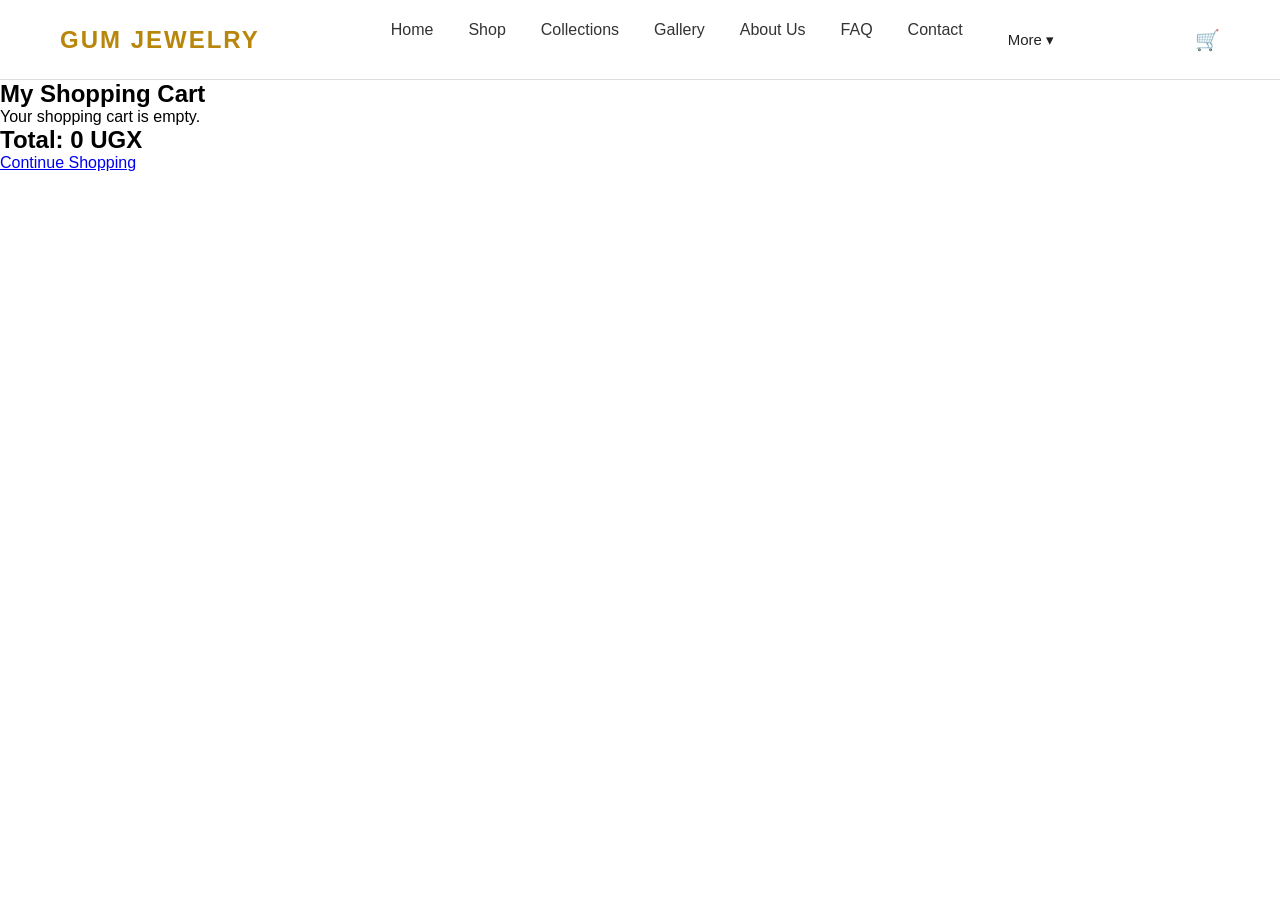
<file: GUM-JEWERLY/cart.html>
<!DOCTYPE html>
<html lang="en">
<head>
    <meta charset="UTF-8">
    <meta name="viewport" content="width=device-width, initial-scale=1.0">
    <title>Shopping Cart | GUM Jewelry</title>
    <link rel="stylesheet" href="style.css">
</head>
<body>

    <nav class="navbar">
    <div class="logo">GUM JEWELRY</div>
    <button class="menu-toggle" id="menuToggle" aria-label="Open menu">☰</button>
    <ul class="nav-links" id="navLinks"><li><a href="index.html">Home</a></li><li><a href="shop.html">Shop</a></li><li><a href="index.html#categories">Collections</a></li><li><a href="gallery.html">Gallery</a></li><li><a href="about.html">About Us</a></li><li><a href="faq.html">FAQ</a></li><li><a href="contact.html">Contact</a></li><li class="dropdown"><button class="dropdown-toggle" type="button">More ▾</button><ul class="dropdown-menu"><li><a href="cart.html">Shopping Cart</a></li><li><a href="wishlist.html">Wishlist</a></li><li><a href="privacy.html">Privacy Policy</a></li><li><a href="terms.html">Terms and Conditions</a></li></ul></li></ul>
    <div class="nav-icons"><a href="cart.html" title="Shopping Cart">🛒</a></div>
</nav>

    <section class="cart-section">
        <h1>My Shopping Cart</h1>

        <div id="cartItems"></div>

        <h2>Total: <span id="cartTotal">0 UGX</span></h2>

        <a href="shop.html" class="continue-shopping">
            Continue Shopping
        </a>
    </section>

    <script src="script.js"></script>
</body>
</html>
</file>
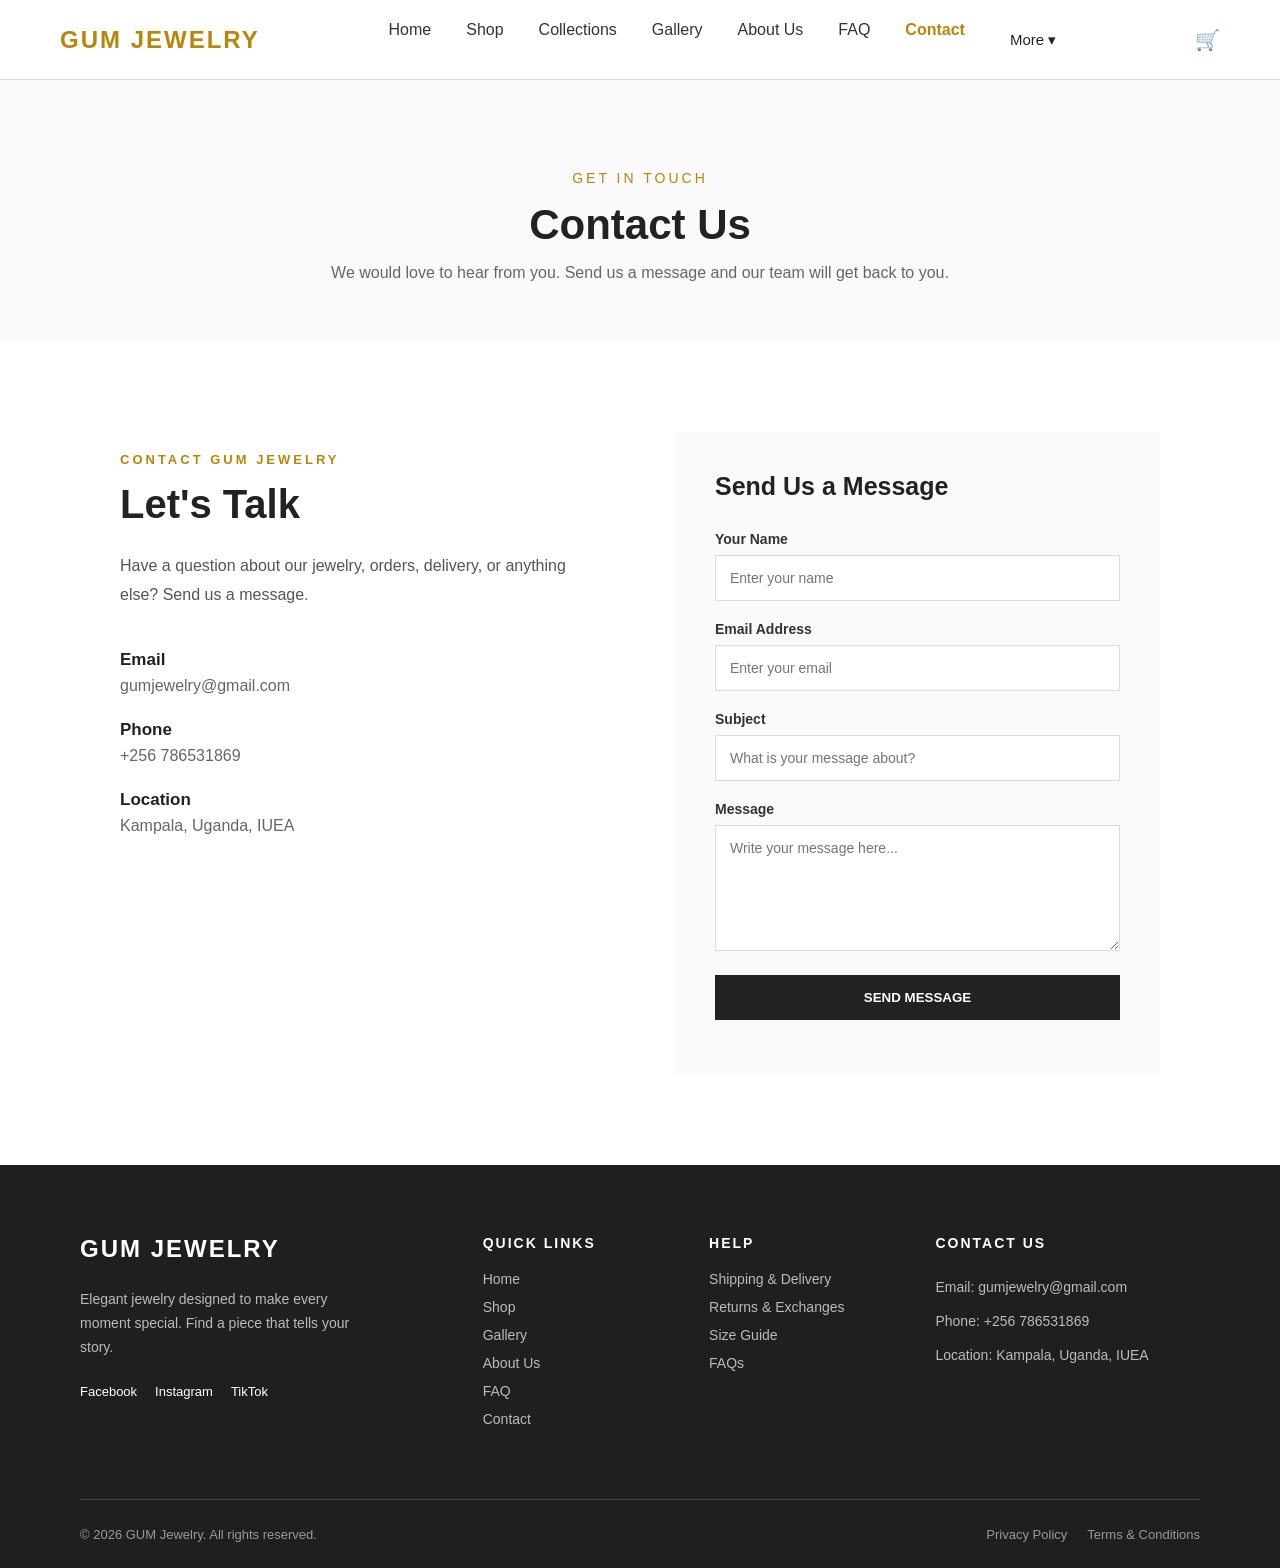
<file: GUM-JEWERLY/contact.html>
<!DOCTYPE html>
<html lang="en">

<head>
    <meta charset="UTF-8">
    <meta name="viewport" content="width=device-width, initial-scale=1.0">

    <title>Contact Us | GUM Jewelry</title>

    <link rel="stylesheet" href="style.css">
</head>

<body>

    <!-- Navigation -->
   <nav class="navbar">
    <div class="logo">GUM JEWELRY</div>
    <button class="menu-toggle" id="menuToggle" aria-label="Open menu">☰</button>
    <ul class="nav-links" id="navLinks"><li><a href="index.html">Home</a></li><li><a href="shop.html">Shop</a></li><li><a href="index.html#categories">Collections</a></li><li><a href="gallery.html">Gallery</a></li><li><a href="about.html">About Us</a></li><li><a href="faq.html">FAQ</a></li><li><a href="contact.html" class="current">Contact</a></li><li class="dropdown"><button class="dropdown-toggle" type="button">More ▾</button><ul class="dropdown-menu"><li><a href="cart.html">Shopping Cart</a></li><li><a href="wishlist.html">Wishlist</a></li><li><a href="privacy.html">Privacy Policy</a></li><li><a href="terms.html">Terms and Conditions</a></li></ul></li></ul>
    <div class="nav-icons"><a href="cart.html" title="Shopping Cart">🛒</a></div>
</nav>


    <!-- Contact Header -->
    <section class="contact-header">

        <p>GET IN TOUCH</p>

        <h1>Contact Us</h1>

        <span>
            We would love to hear from you. Send us a message and
            our team will get back to you.
        </span>

    </section>


    <!-- Contact Section -->
    <section class="contact-section">

        <div class="contact-info">

            <p class="contact-subtitle">CONTACT GUM JEWELRY</p>

            <h2>Let's Talk</h2>

            <p>
                Have a question about our jewelry, orders, delivery,
                or anything else? Send us a message.
            </p>


            <div class="contact-details">

                <div class="contact-detail">
                    <h3>Email</h3>
                    <p>gumjewelry@gmail.com</p>
                </div>

                <div class="contact-detail">
                    <h3>Phone</h3>
                    <p>+256 786531869</p>
                </div>

                <div class="contact-detail">
                    <h3>Location</h3>
                    <p>Kampala, Uganda, IUEA</p>
                </div>

            </div>

        </div>


        <!-- Contact Form -->
        <div class="contact-form-box">

            <h3>Send Us a Message</h3>

            <form id="contactForm">

                <div class="contact-form-group">

                    <label for="contactName">Your Name</label>

                    <input
                        type="text"
                        id="contactName"
                        placeholder="Enter your name"
                        required
                    >

                </div>


                <div class="contact-form-group">

                    <label for="contactEmail">Email Address</label>

                    <input
                        type="email"
                        id="contactEmail"
                        placeholder="Enter your email"
                        required
                    >

                </div>


                <div class="contact-form-group">

                    <label for="contactSubject">Subject</label>

                    <input
                        type="text"
                        id="contactSubject"
                        placeholder="What is your message about?"
                        required
                    >

                </div>


                <div class="contact-form-group">

                    <label for="contactMessage">Message</label>

                    <textarea
                        id="contactMessage"
                        rows="6"
                        placeholder="Write your message here..."
                        required
                    ></textarea>

                </div>


                <button type="submit" class="contact-submit">
                    SEND MESSAGE
                </button>

                <p id="contactResponse"></p>

            </form>

        </div>

    </section>


    <!-- Footer -->
    <footer class="footer">
    <div class="footer-container">
        <div class="footer-column footer-brand">
            <h2>GUM JEWELRY</h2>
            <p>Elegant jewelry designed to make every moment special. Find a piece that tells your story.</p>
            <div class="social-links"><a href="#">Facebook</a><a href="#">Instagram</a><a href="#">TikTok</a></div>
        </div>
        <div class="footer-column">
            <h3>QUICK LINKS</h3>
            <a href="index.html">Home</a><a href="shop.html">Shop</a><a href="gallery.html">Gallery</a><a href="about.html">About Us</a><a href="faq.html">FAQ</a><a href="contact.html">Contact</a>
        </div>
        <div class="footer-column">
            <h3>HELP</h3>
            <a href="faq.html">Shipping &amp; Delivery</a><a href="faq.html">Returns &amp; Exchanges</a><a href="faq.html">Size Guide</a><a href="faq.html">FAQs</a>
        </div>
        <div class="footer-column">
            <h3>CONTACT US</h3>
            <p>Email: gumjewelry@gmail.com</p><p>Phone: +256 786531869</p><p>Location: Kampala, Uganda, IUEA</p>
        </div>
    </div>
    <div class="footer-bottom"><p>© 2026 GUM Jewelry. All rights reserved.</p><div><a href="privacy.html">Privacy Policy</a><a href="terms.html">Terms &amp; Conditions</a></div></div>
</footer>


    <script src="script.js"></script>

</body>

</html>
</file>
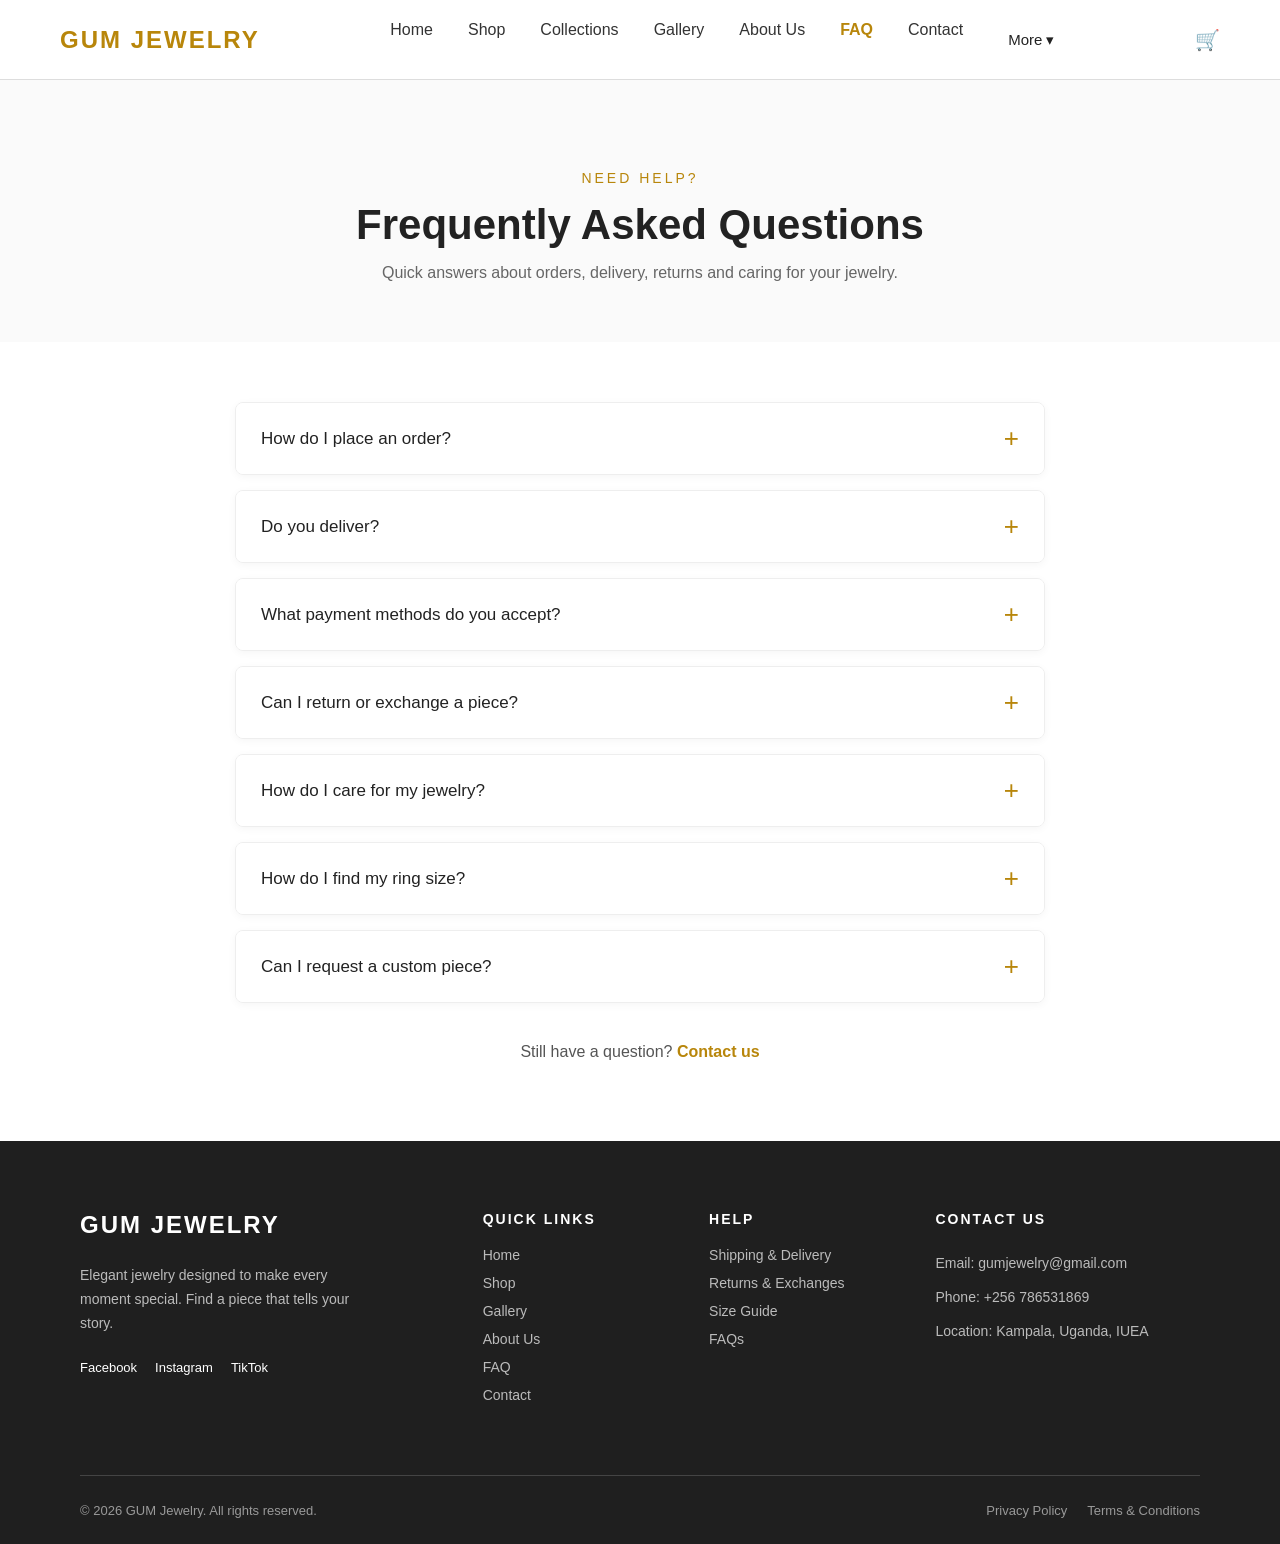
<file: GUM-JEWERLY/faq.html>
<!DOCTYPE html>
<html lang="en">
<head>
    <meta charset="UTF-8">
    <meta name="viewport" content="width=device-width, initial-scale=1.0">
    <title>FAQ | GUM Jewelry</title>
    <link rel="stylesheet" href="style.css">
</head>
<body>
<nav class="navbar">
    <div class="logo">GUM JEWELRY</div>
    <button class="menu-toggle" id="menuToggle" aria-label="Open menu">☰</button>
    <ul class="nav-links" id="navLinks"><li><a href="index.html">Home</a></li><li><a href="shop.html">Shop</a></li><li><a href="index.html#categories">Collections</a></li><li><a href="gallery.html">Gallery</a></li><li><a href="about.html">About Us</a></li><li><a href="faq.html" class="current">FAQ</a></li><li><a href="contact.html">Contact</a></li><li class="dropdown"><button class="dropdown-toggle" type="button">More ▾</button><ul class="dropdown-menu"><li><a href="cart.html">Shopping Cart</a></li><li><a href="wishlist.html">Wishlist</a></li><li><a href="privacy.html">Privacy Policy</a></li><li><a href="terms.html">Terms and Conditions</a></li></ul></li></ul>
    <div class="nav-icons"><a href="cart.html" title="Shopping Cart">🛒</a></div>
</nav>
<section class="shop-header">
    <p>NEED HELP?</p>
    <h1>Frequently Asked Questions</h1>
    <span>Quick answers about orders, delivery, returns and caring for your jewelry.</span>
</section>
<section class="faq-section">
<div class="faq-item"><button class="faq-question" aria-expanded="false">How do I place an order?</button><div class="faq-answer"><p>Browse the Shop page, click Add to Cart on any piece, then open your cart to review your items and total. You can also contact us directly with any question before ordering.</p></div></div><div class="faq-item"><button class="faq-question" aria-expanded="false">Do you deliver?</button><div class="faq-answer"><p>Yes. We are based in Kampala and deliver within the city. Contact us for delivery to other areas and we will confirm the cost and time.</p></div></div><div class="faq-item"><button class="faq-question" aria-expanded="false">What payment methods do you accept?</button><div class="faq-answer"><p>Please contact us to confirm available payment options, including mobile money, before completing your order.</p></div></div><div class="faq-item"><button class="faq-question" aria-expanded="false">Can I return or exchange a piece?</button><div class="faq-answer"><p>If your piece has a problem or is not what you ordered, contact us as soon as possible and we will help with an exchange.</p></div></div><div class="faq-item"><button class="faq-question" aria-expanded="false">How do I care for my jewelry?</button><div class="faq-answer"><p>Keep it dry, avoid perfume and lotion contact, and store each piece separately in a soft pouch. Wipe gently with a soft cloth after wearing.</p></div></div><div class="faq-item"><button class="faq-question" aria-expanded="false">How do I find my ring size?</button><div class="faq-answer"><p>Wrap a thin strip of paper around your finger, mark where it overlaps, and measure the length in millimetres. Send us the measurement and we will help you choose.</p></div></div><div class="faq-item"><button class="faq-question" aria-expanded="false">Can I request a custom piece?</button><div class="faq-answer"><p>Yes. Send us a message on the Contact page describing what you would like and we will get back to you.</p></div></div>
    <p class="faq-help">Still have a question? <a href="contact.html">Contact us</a></p>
</section>
<footer class="footer">
    <div class="footer-container">
        <div class="footer-column footer-brand">
            <h2>GUM JEWELRY</h2>
            <p>Elegant jewelry designed to make every moment special. Find a piece that tells your story.</p>
            <div class="social-links"><a href="#">Facebook</a><a href="#">Instagram</a><a href="#">TikTok</a></div>
        </div>
        <div class="footer-column">
            <h3>QUICK LINKS</h3>
            <a href="index.html">Home</a><a href="shop.html">Shop</a><a href="gallery.html">Gallery</a><a href="about.html">About Us</a><a href="faq.html">FAQ</a><a href="contact.html">Contact</a>
        </div>
        <div class="footer-column">
            <h3>HELP</h3>
            <a href="faq.html">Shipping &amp; Delivery</a><a href="faq.html">Returns &amp; Exchanges</a><a href="faq.html">Size Guide</a><a href="faq.html">FAQs</a>
        </div>
        <div class="footer-column">
            <h3>CONTACT US</h3>
            <p>Email: gumjewelry@gmail.com</p><p>Phone: +256 786531869</p><p>Location: Kampala, Uganda, IUEA</p>
        </div>
    </div>
    <div class="footer-bottom"><p>© 2026 GUM Jewelry. All rights reserved.</p><div><a href="privacy.html">Privacy Policy</a><a href="terms.html">Terms &amp; Conditions</a></div></div>
</footer>
<script src="script.js"></script>
</body>
</html>
</file>
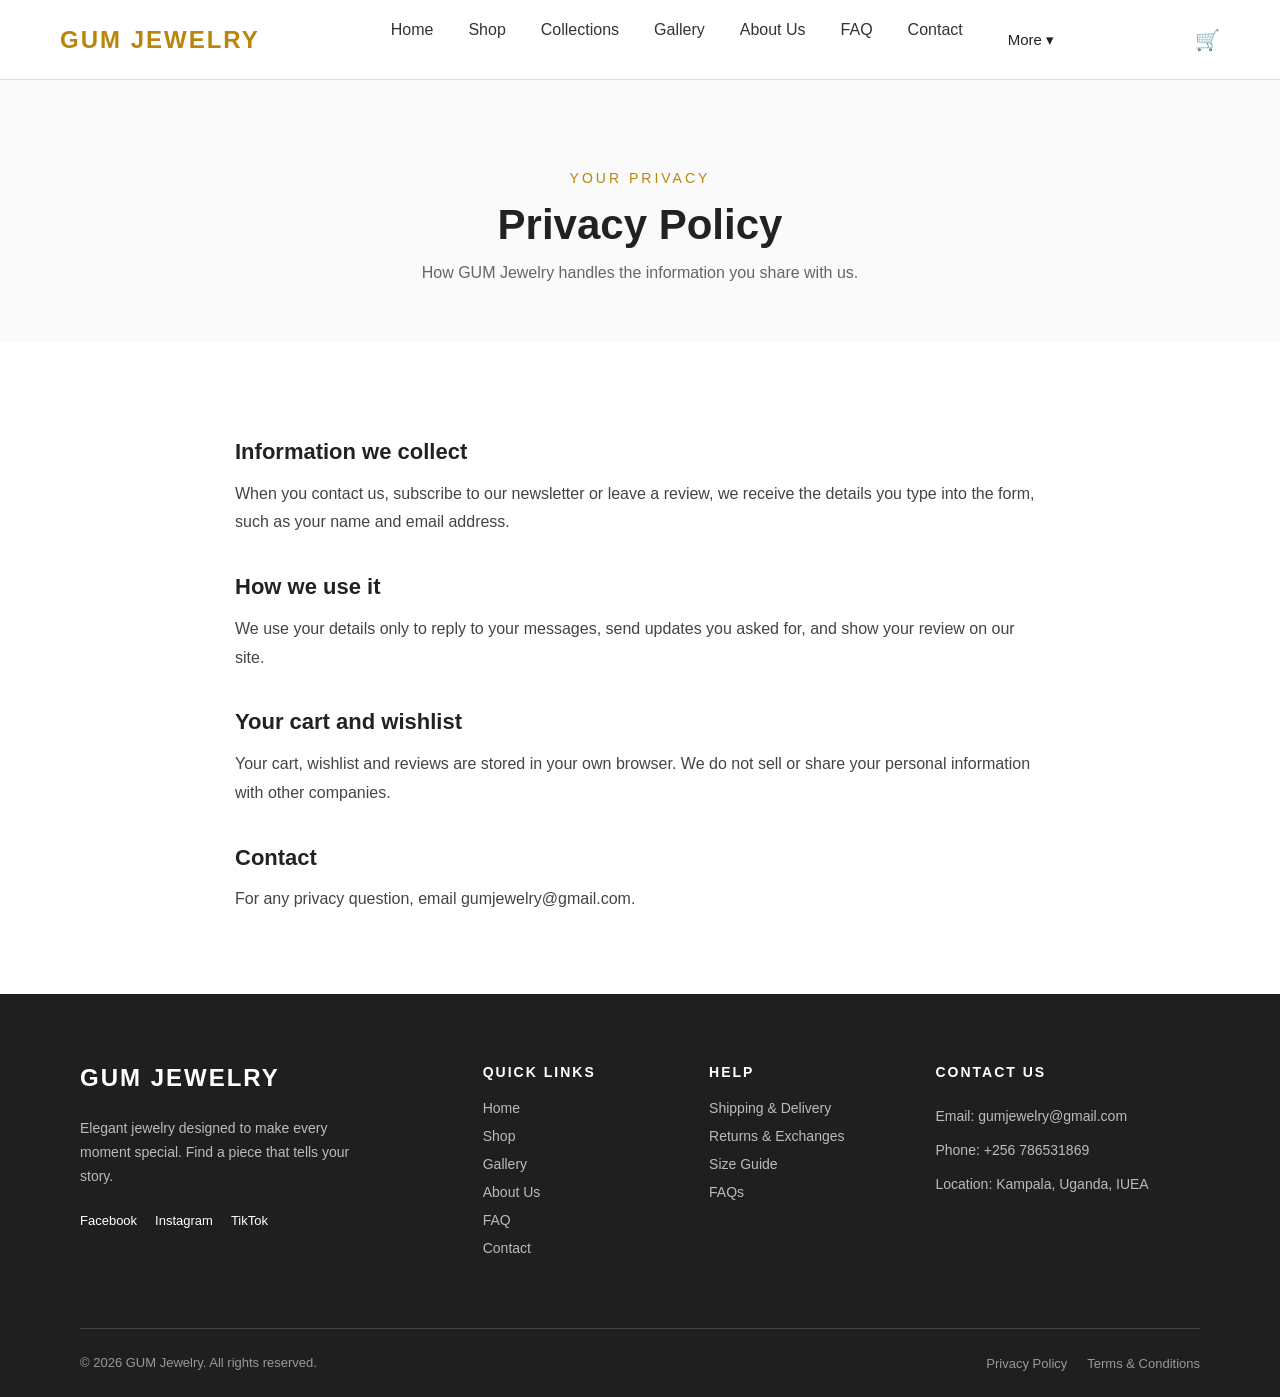
<file: GUM-JEWERLY/privacy.html>
<!DOCTYPE html>
<html lang="en">
<head>
    <meta charset="UTF-8">
    <meta name="viewport" content="width=device-width, initial-scale=1.0">
    <title>Privacy Policy | GUM Jewelry</title>
    <link rel="stylesheet" href="style.css">
</head>
<body>
<nav class="navbar">
    <div class="logo">GUM JEWELRY</div>
    <button class="menu-toggle" id="menuToggle" aria-label="Open menu">☰</button>
    <ul class="nav-links" id="navLinks"><li><a href="index.html">Home</a></li><li><a href="shop.html">Shop</a></li><li><a href="index.html#categories">Collections</a></li><li><a href="gallery.html">Gallery</a></li><li><a href="about.html">About Us</a></li><li><a href="faq.html" >FAQ</a></li><li><a href="contact.html">Contact</a></li><li class="dropdown"><button class="dropdown-toggle" type="button">More ▾</button><ul class="dropdown-menu"><li><a href="cart.html">Shopping Cart</a></li><li><a href="wishlist.html">Wishlist</a></li><li><a href="privacy.html">Privacy Policy</a></li><li><a href="terms.html">Terms and Conditions</a></li></ul></li></ul>
    <div class="nav-icons"><a href="cart.html" title="Shopping Cart">🛒</a></div>
</nav>
<section class="shop-header">
    <p>YOUR PRIVACY</p>
    <h1>Privacy Policy</h1>
    <span>How GUM Jewelry handles the information you share with us.</span>
</section>
<section class="legal-section">
<h2>Information we collect</h2>
<p>When you contact us, subscribe to our newsletter or leave a review, we receive the details you type into the form, such as your name and email address.</p>
<h2>How we use it</h2>
<p>We use your details only to reply to your messages, send updates you asked for, and show your review on our site.</p>
<h2>Your cart and wishlist</h2>
<p>Your cart, wishlist and reviews are stored in your own browser. We do not sell or share your personal information with other companies.</p>
<h2>Contact</h2>
<p>For any privacy question, email gumjewelry@gmail.com.</p>
</section>
<footer class="footer">
    <div class="footer-container">
        <div class="footer-column footer-brand">
            <h2>GUM JEWELRY</h2>
            <p>Elegant jewelry designed to make every moment special. Find a piece that tells your story.</p>
            <div class="social-links"><a href="#">Facebook</a><a href="#">Instagram</a><a href="#">TikTok</a></div>
        </div>
        <div class="footer-column">
            <h3>QUICK LINKS</h3>
            <a href="index.html">Home</a><a href="shop.html">Shop</a><a href="gallery.html">Gallery</a><a href="about.html">About Us</a><a href="faq.html">FAQ</a><a href="contact.html">Contact</a>
        </div>
        <div class="footer-column">
            <h3>HELP</h3>
            <a href="faq.html">Shipping &amp; Delivery</a><a href="faq.html">Returns &amp; Exchanges</a><a href="faq.html">Size Guide</a><a href="faq.html">FAQs</a>
        </div>
        <div class="footer-column">
            <h3>CONTACT US</h3>
            <p>Email: gumjewelry@gmail.com</p><p>Phone: +256 786531869</p><p>Location: Kampala, Uganda, IUEA</p>
        </div>
    </div>
    <div class="footer-bottom"><p>© 2026 GUM Jewelry. All rights reserved.</p><div><a href="privacy.html">Privacy Policy</a><a href="terms.html">Terms &amp; Conditions</a></div></div>
</footer>
<script src="script.js"></script>
</body>
</html>
</file>
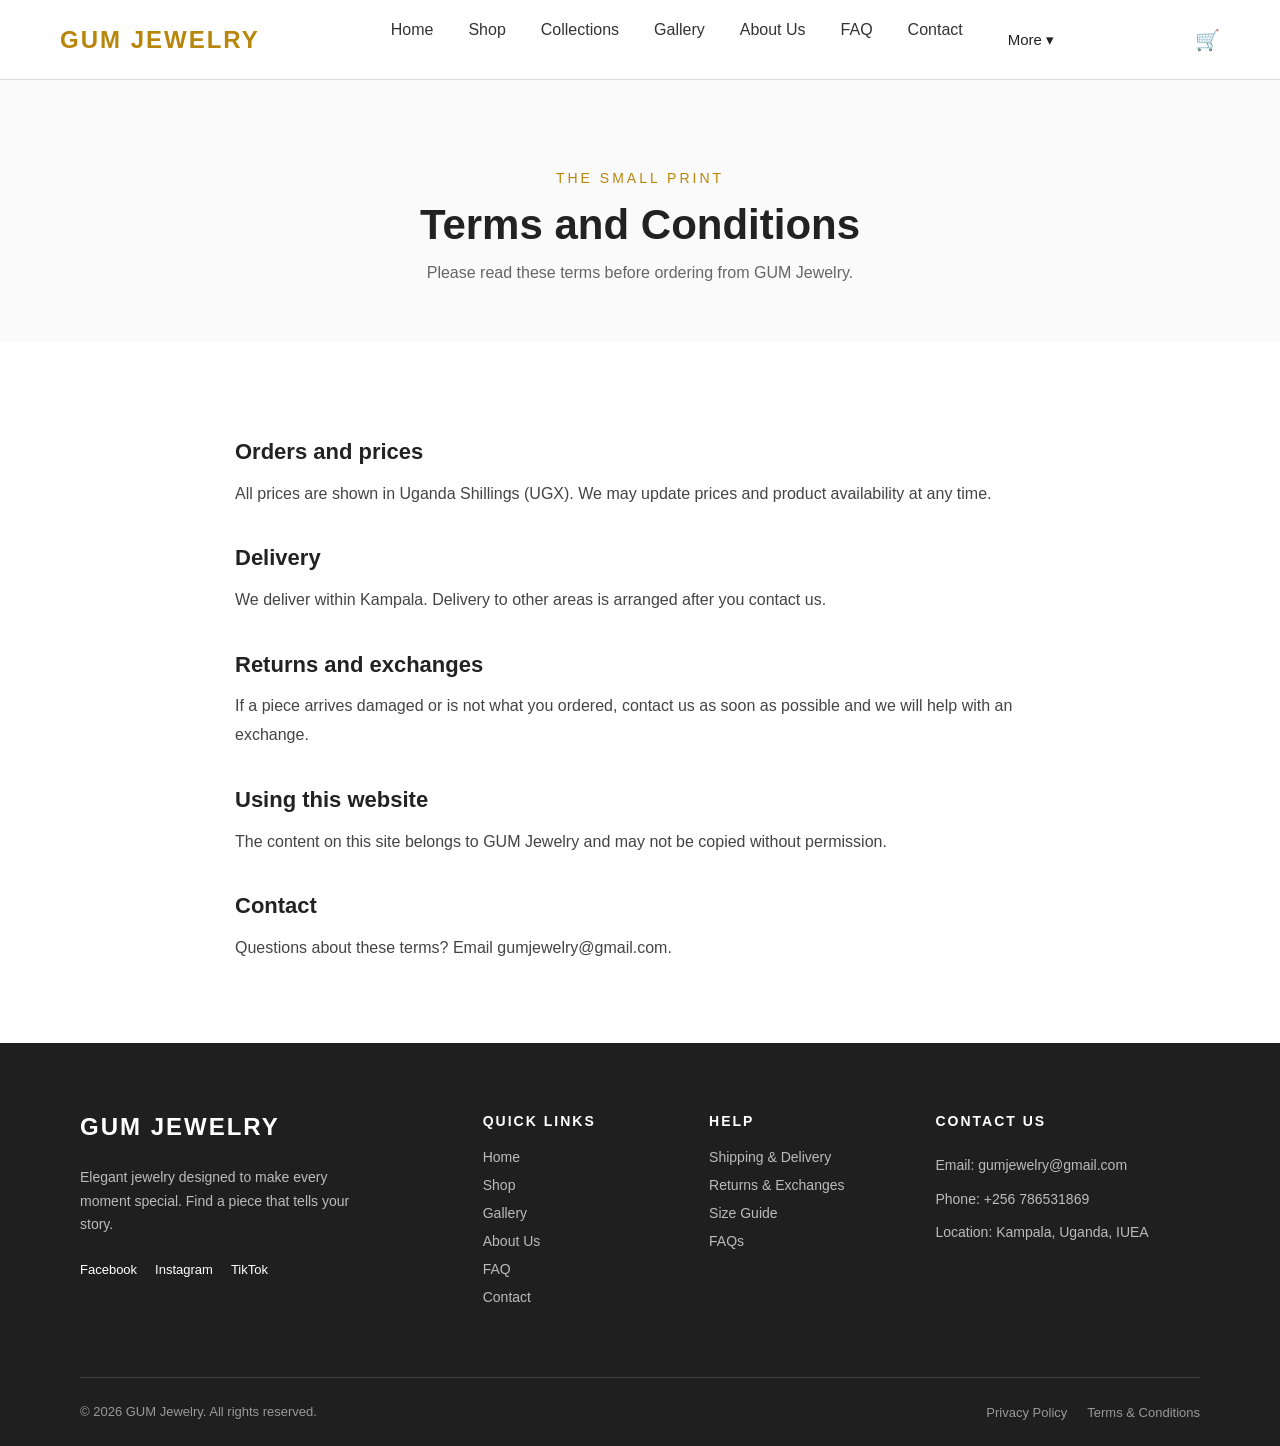
<file: GUM-JEWERLY/terms.html>
<!DOCTYPE html>
<html lang="en">
<head>
    <meta charset="UTF-8">
    <meta name="viewport" content="width=device-width, initial-scale=1.0">
    <title>Terms and Conditions | GUM Jewelry</title>
    <link rel="stylesheet" href="style.css">
</head>
<body>
<nav class="navbar">
    <div class="logo">GUM JEWELRY</div>
    <button class="menu-toggle" id="menuToggle" aria-label="Open menu">☰</button>
    <ul class="nav-links" id="navLinks"><li><a href="index.html">Home</a></li><li><a href="shop.html">Shop</a></li><li><a href="index.html#categories">Collections</a></li><li><a href="gallery.html">Gallery</a></li><li><a href="about.html">About Us</a></li><li><a href="faq.html" >FAQ</a></li><li><a href="contact.html">Contact</a></li><li class="dropdown"><button class="dropdown-toggle" type="button">More ▾</button><ul class="dropdown-menu"><li><a href="cart.html">Shopping Cart</a></li><li><a href="wishlist.html">Wishlist</a></li><li><a href="privacy.html">Privacy Policy</a></li><li><a href="terms.html">Terms and Conditions</a></li></ul></li></ul>
    <div class="nav-icons"><a href="cart.html" title="Shopping Cart">🛒</a></div>
</nav>
<section class="shop-header">
    <p>THE SMALL PRINT</p>
    <h1>Terms and Conditions</h1>
    <span>Please read these terms before ordering from GUM Jewelry.</span>
</section>
<section class="legal-section">
<h2>Orders and prices</h2>
<p>All prices are shown in Uganda Shillings (UGX). We may update prices and product availability at any time.</p>
<h2>Delivery</h2>
<p>We deliver within Kampala. Delivery to other areas is arranged after you contact us.</p>
<h2>Returns and exchanges</h2>
<p>If a piece arrives damaged or is not what you ordered, contact us as soon as possible and we will help with an exchange.</p>
<h2>Using this website</h2>
<p>The content on this site belongs to GUM Jewelry and may not be copied without permission.</p>
<h2>Contact</h2>
<p>Questions about these terms? Email gumjewelry@gmail.com.</p>
</section>
<footer class="footer">
    <div class="footer-container">
        <div class="footer-column footer-brand">
            <h2>GUM JEWELRY</h2>
            <p>Elegant jewelry designed to make every moment special. Find a piece that tells your story.</p>
            <div class="social-links"><a href="#">Facebook</a><a href="#">Instagram</a><a href="#">TikTok</a></div>
        </div>
        <div class="footer-column">
            <h3>QUICK LINKS</h3>
            <a href="index.html">Home</a><a href="shop.html">Shop</a><a href="gallery.html">Gallery</a><a href="about.html">About Us</a><a href="faq.html">FAQ</a><a href="contact.html">Contact</a>
        </div>
        <div class="footer-column">
            <h3>HELP</h3>
            <a href="faq.html">Shipping &amp; Delivery</a><a href="faq.html">Returns &amp; Exchanges</a><a href="faq.html">Size Guide</a><a href="faq.html">FAQs</a>
        </div>
        <div class="footer-column">
            <h3>CONTACT US</h3>
            <p>Email: gumjewelry@gmail.com</p><p>Phone: +256 786531869</p><p>Location: Kampala, Uganda, IUEA</p>
        </div>
    </div>
    <div class="footer-bottom"><p>© 2026 GUM Jewelry. All rights reserved.</p><div><a href="privacy.html">Privacy Policy</a><a href="terms.html">Terms &amp; Conditions</a></div></div>
</footer>
<script src="script.js"></script>
</body>
</html>
</file>
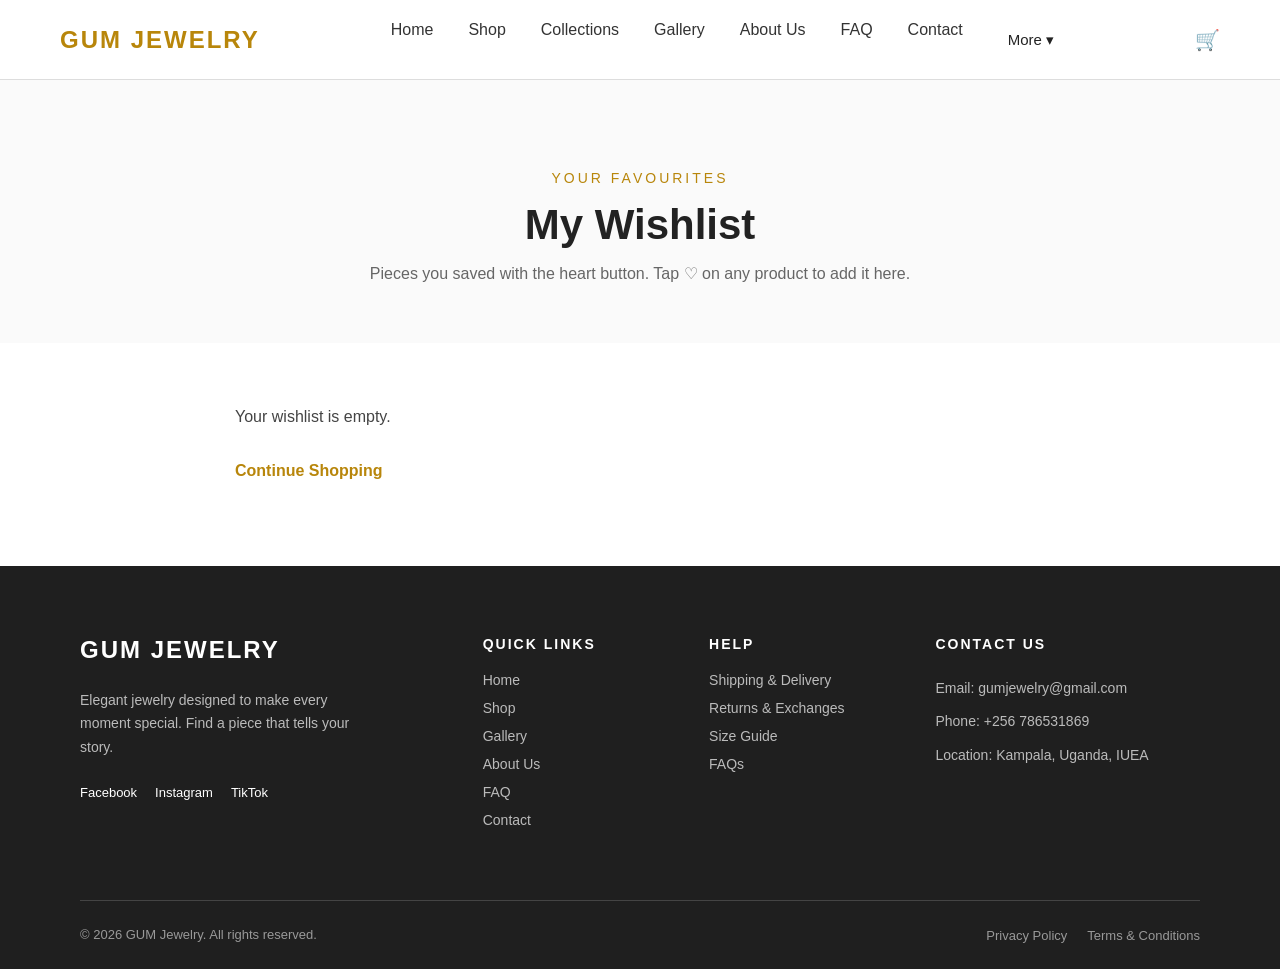
<file: GUM-JEWERLY/wishlist.html>
<!DOCTYPE html>
<html lang="en">
<head>
    <meta charset="UTF-8">
    <meta name="viewport" content="width=device-width, initial-scale=1.0">
    <title>Wishlist | GUM Jewelry</title>
    <link rel="stylesheet" href="style.css">
</head>
<body>
<nav class="navbar">
    <div class="logo">GUM JEWELRY</div>
    <button class="menu-toggle" id="menuToggle" aria-label="Open menu">☰</button>
    <ul class="nav-links" id="navLinks"><li><a href="index.html">Home</a></li><li><a href="shop.html">Shop</a></li><li><a href="index.html#categories">Collections</a></li><li><a href="gallery.html">Gallery</a></li><li><a href="about.html">About Us</a></li><li><a href="faq.html" >FAQ</a></li><li><a href="contact.html">Contact</a></li><li class="dropdown"><button class="dropdown-toggle" type="button">More ▾</button><ul class="dropdown-menu"><li><a href="cart.html">Shopping Cart</a></li><li><a href="wishlist.html">Wishlist</a></li><li><a href="privacy.html">Privacy Policy</a></li><li><a href="terms.html">Terms and Conditions</a></li></ul></li></ul>
    <div class="nav-icons"><a href="cart.html" title="Shopping Cart">🛒</a></div>
</nav>
<section class="shop-header">
    <p>YOUR FAVOURITES</p>
    <h1>My Wishlist</h1>
    <span>Pieces you saved with the heart button. Tap ♡ on any product to add it here.</span>
</section>
<section class="legal-section"><div id="wishlistItems"></div><a href="shop.html" class="continue-shopping">Continue Shopping</a></section>
<footer class="footer">
    <div class="footer-container">
        <div class="footer-column footer-brand">
            <h2>GUM JEWELRY</h2>
            <p>Elegant jewelry designed to make every moment special. Find a piece that tells your story.</p>
            <div class="social-links"><a href="#">Facebook</a><a href="#">Instagram</a><a href="#">TikTok</a></div>
        </div>
        <div class="footer-column">
            <h3>QUICK LINKS</h3>
            <a href="index.html">Home</a><a href="shop.html">Shop</a><a href="gallery.html">Gallery</a><a href="about.html">About Us</a><a href="faq.html">FAQ</a><a href="contact.html">Contact</a>
        </div>
        <div class="footer-column">
            <h3>HELP</h3>
            <a href="faq.html">Shipping &amp; Delivery</a><a href="faq.html">Returns &amp; Exchanges</a><a href="faq.html">Size Guide</a><a href="faq.html">FAQs</a>
        </div>
        <div class="footer-column">
            <h3>CONTACT US</h3>
            <p>Email: gumjewelry@gmail.com</p><p>Phone: +256 786531869</p><p>Location: Kampala, Uganda, IUEA</p>
        </div>
    </div>
    <div class="footer-bottom"><p>© 2026 GUM Jewelry. All rights reserved.</p><div><a href="privacy.html">Privacy Policy</a><a href="terms.html">Terms &amp; Conditions</a></div></div>
</footer>
<script src="script.js"></script>
</body>
</html>
</file>
<file: GUM-JEWERLY/style.css>
* {
    margin: 0;
    padding: 0;
    box-sizing: border-box;
}

body {
    font-family: Arial, sans-serif;
}

.navbar {
    height: 80px;
    background-color: #ffffff;
    display: flex;
    align-items: center;
    justify-content: space-between;
    padding: 0 60px;
    border-bottom: 1px solid #ddd;
}

.logo {
    font-size: 24px;
    font-weight: bold;
    letter-spacing: 2px;
    color: #b8860b;
}

.nav-links {
    display: flex;
    list-style: none;
    gap: 35px;
}

.nav-links a {
    text-decoration: none;
    color: #333;
    font-size: 16px;
    transition: 0.3s;
}

.nav-links a:hover {
    color: #b8860b;
}

.nav-icons {
    display: flex;
    gap: 18px;
}

.nav-icons a {
    text-decoration: none;
    color: #333;
    font-size: 20px;
}

.nav-icons a:hover {
    color: #b8860b;
}
 .hero {
    min-height: 600px;
    display: flex;
    align-items: center;
    padding: 0 0 0 80px;
    background-color: #ffffff;
}

.hero-content {
    width: 50%;
    padding-right: 50px;
}

.hero-subtitle {
    color: #b8860b;
    font-size: 14px;
    letter-spacing: 3px;
    margin-bottom: 15px;
}

.hero h1 {
    font-size: 52px;
    color: #222;
    line-height: 1.1;
    margin-bottom: 20px;
}

.hero-text {
    font-size: 18px;
    color: #555;
    line-height: 1.6;
    margin-bottom: 30px;
}

.hero-button {
    display: inline-block;
    background-color: #b8860b;
    color: white;
    padding: 15px 30px;
    text-decoration: none;
    font-weight: bold;
}

.hero-image {
    width: 50%;
    height: 600px;
    display: flex;
    justify-content: center;
    align-items: center;
    overflow: hidden;
}

.hero-image img {
    width: 100%;
    height: 100%;
    object-fit: cover;
    object-position: center;
}

.products {
    padding: 80px 60px;
    background-color: #fafafa;
}

.section-title {
    text-align: center;
    margin-bottom: 50px;
}

.section-title p {
    color: #b8860b;
    letter-spacing: 3px;
    font-size: 14px;
}

.section-title h2 {
    font-size: 36px;
    margin-top: 10px;
    color: #222;
}

.product-grid {
    display: grid;
    grid-template-columns: repeat(4, 1fr);
    gap: 25px;
}

.product-card {
    background-color: white;
    text-align: center;
    padding-bottom: 25px;
}

.product-card img {
    width: 100%;
    height: 280px;
    object-fit: cover;
}

.product-card h3 {
    margin-top: 20px;
    font-size: 18px;
    color: #333;
}

.price {
    color: #b8860b;
    font-size: 18px;
    font-weight: bold;
    margin: 10px 0 20px;
}

.product-card button {
    border: none;
    background-color: #222;
    color: white;
    padding: 12px 25px;
    cursor: pointer;
}

.product-card button:hover {
    background-color: #b8860b;
}
.categories {
    padding: 80px;
    background-color: #ffffff;
}

.category-grid {
    display: grid;
    grid-template-columns: repeat(4, 1fr);
    gap: 25px;
}

.category-card {
    position: relative;
    height: 350px;
    overflow: hidden;
}

.category-card img {
    width: 100%;
    height: 100%;
    object-fit: cover;
    display: block;
}

.category-content {
    position: absolute;
    bottom: 0;
    left: 0;
    right: 0;
    padding: 25px;
    text-align: center;
    background-color: rgba(0, 0, 0, 0.55);
}

.category-content h3 {
    color: white;
    font-size: 24px;
    margin-bottom: 12px;
}

.category-content a {
    color: white;
    text-decoration: none;
    font-size: 13px;
    letter-spacing: 2px;
}

.category-content a:hover {
    color: #b8860b;
}


.review-container {
    max-width: 1100px;
    margin: 50px auto 0;
    display: grid;
    grid-template-columns: 1fr 1fr;
    gap: 50px;
}

.review-form-box,
.reviews-display {
    background-color: white;
    padding: 40px;
    border: 1px solid #eeeeee;
}

.review-form-box h3,
.reviews-display h3 {
    margin-bottom: 30px;
    font-size: 24px;
    color: #222;
}

.form-group {
    margin-bottom: 20px;
}

.form-group label {
    display: block;
    margin-bottom: 8px;
    font-size: 14px;
    font-weight: bold;
    color: #333;
}

.form-group input,
.form-group select,
.form-group textarea {
    width: 100%;
    padding: 13px;
    border: 1px solid #ddd;
    font-family: inherit;
    font-size: 14px;
    box-sizing: border-box;
}

.form-group textarea {
    resize: vertical;
}

.form-group input:focus,
.form-group select:focus,
.form-group textarea:focus {
    outline: none;
    border-color: #b8860b;
}

.review-submit {
    width: 100%;
    padding: 15px;
    border: none;
    background-color: #222;
    color: white;
    font-weight: bold;
    cursor: pointer;
}

.review-submit:hover {
    background-color: #b8860b;
}

#reviewMessage {
    margin-top: 15px;
    font-size: 14px;
}

.review-item {
    padding: 20px 0;
    border-bottom: 1px solid #eeeeee;
}

.review-item:first-child {
    padding-top: 0;
}

.review-item h4 {
    margin-bottom: 5px;
    color: #222;
}

.review-stars {
    color: #b8860b;
    letter-spacing: 2px;
    margin-bottom: 10px;
}

.review-item p {
    color: #555;
    line-height: 1.6;
    margin: 0;
}

.no-reviews {
    color: #888;
    line-height: 1.6;
}
@media (max-width: 800px) {

    .review-section {
        padding: 70px 40px;
    }

    .review-container {
        grid-template-columns: 1fr;
        gap: 30px;
    }

}
@media (max-width: 500px) {

    .review-section {
        padding: 60px 20px;
    }

    .review-form-box,
    .reviews-display {
        padding: 25px;
    }

    .section-title h2 {
        font-size: 30px;
    }

}
.newsletter {
    padding: 80px 20px;
    background-color: #222;
    color: white;
    text-align: center;
}

.newsletter-content {
    max-width: 700px;
    margin: auto;
}

.newsletter-content > p {
    color: #b8860b;
    letter-spacing: 3px;
    font-size: 13px;
}

.newsletter-content h2 {
    font-size: 36px;
    margin: 15px 0;
}

.newsletter-content span {
    display: block;
    color: #ccc;
    line-height: 1.6;
    margin-bottom: 30px;
}

#newsletterForm {
    display: flex;
    max-width: 600px;
    margin: auto;
}

#newsletterForm input {
    flex: 1;
    padding: 16px;
    border: none;
    outline: none;
    font-size: 14px;
}

#newsletterForm button {
    padding: 16px 25px;
    border: none;
    background-color: #b8860b;
    color: white;
    font-weight: bold;
    cursor: pointer;
}

#newsletterForm button:hover {
    background-color: #966f08;
}

#newsletterMessage {
    margin-top: 15px;
    font-size: 14px;
}
@media (max-width: 600px) {

    .newsletter {
        padding: 60px 20px;
    }

    .newsletter-content h2 {
        font-size: 28px;
    }

    #newsletterForm {
        flex-direction: column;
        gap: 10px;
    }

    #newsletterForm input,
    #newsletterForm button {
        width: 100%;
        box-sizing: border-box;
    }

}
.footer {
    background-color: #1f1f1f;
    color: white;
    padding: 70px 80px 0;
}

.footer-container {
    max-width: 1200px;
    margin: auto;
    display: grid;
    grid-template-columns: 2fr 1fr 1fr 1.5fr;
    gap: 50px;
    padding-bottom: 60px;
}

.footer-column {
    display: flex;
    flex-direction: column;
}

.footer-brand h2 {
    font-size: 24px;
    letter-spacing: 2px;
    margin-bottom: 20px;
}

.footer-column h3 {
    font-size: 14px;
    letter-spacing: 2px;
    margin-bottom: 20px;
}

.footer-column p {
    color: #bbb;
    line-height: 1.7;
    font-size: 14px;
    margin: 5px 0;
}

.footer-column a {
    color: #bbb;
    text-decoration: none;
    font-size: 14px;
    margin-bottom: 12px;
}

.footer-column a:hover {
    color: #b8860b;
}

.footer-brand > p {
    max-width: 300px;
}

.social-links {
    display: flex;
    gap: 18px;
    margin-top: 20px;
}

.social-links a {
    color: white;
    font-size: 13px;
}

.footer-bottom {
    max-width: 1200px;
    margin: auto;
    padding: 25px 0;
    border-top: 1px solid #444;

    display: flex;
    justify-content: space-between;
    align-items: center;
    gap: 20px;
}

.footer-bottom p {
    color: #999;
    font-size: 13px;
    margin: 0;
}

.footer-bottom a {
    color: #999;
    text-decoration: none;
    font-size: 13px;
    margin-left: 20px;
}

.footer-bottom a:hover {
    color: #b8860b;
}
@media (max-width: 900px) {

    .footer {
        padding: 60px 40px 0;
    }

    .footer-container {
        grid-template-columns: repeat(2, 1fr);
        gap: 40px;
    }

    .footer-bottom {
        flex-direction: column;
        text-align: center;
    }

}
@media (max-width: 600px) {

    .footer {
        padding: 50px 20px 0;
    }

    .footer-container {
        grid-template-columns: 1fr;
        gap: 35px;
    }

    .footer-bottom {
        align-items: center;
    }

    .footer-bottom div {
        display: flex;
        flex-direction: column;
        gap: 12px;
        text-align: center;
    }

    .footer-bottom a {
        margin-left: 0;
    }

    .social-links {
        flex-wrap: wrap;
    }

}
/* SHOP PAGE */

.shop-header {
    text-align: center;
    padding: 90px 20px 60px;
    background-color: #fafafa;
}

.shop-header p {
    color: #b8860b;
    letter-spacing: 3px;
    font-size: 14px;
}

.shop-header h1 {
    font-size: 42px;
    margin: 15px 0;
    color: #222;
}

.shop-header span {
    color: #666;
    font-size: 16px;
}

.shop-products {
    padding: 80px;
    background-color: #ffffff;
}

.shop-grid {
    max-width: 1200px;
    margin: auto;
    display: grid;
    grid-template-columns: repeat(3, 1fr);
    gap: 30px;
}

.shop-product-card {
    background-color: #fafafa;
    overflow: hidden;
}

.shop-product-card img {
    width: 100%;
    height: 350px;
    object-fit: cover;
    display: block;
}

.shop-product-info {
    text-align: center;
    padding: 25px;
}

.shop-product-info h3 {
    font-size: 19px;
    color: #333;
    margin-bottom: 10px;
}

.shop-price {
    color: #b8860b;
    font-size: 18px;
    font-weight: bold;
    margin-bottom: 20px;
}

.shop-product-info button {
    background-color: #222;
    color: white;
    border: none;
    padding: 12px 30px;
    cursor: pointer;
}

.shop-product-info button:hover {
    background-color: #b8860b;
}


/* SHOP PAGE RESPONSIVE */

@media (max-width: 900px) {

    .shop-products {
        padding: 60px 40px;
    }

    .shop-grid {
        grid-template-columns: repeat(2, 1fr);
    }

}


@media (max-width: 600px) {

    .shop-header {
        padding: 70px 20px 50px;
    }

    .shop-header h1 {
        font-size: 32px;
    }

    .shop-products {
        padding: 50px 20px;
    }

    .shop-grid {
        grid-template-columns: 1fr;
    }

    .shop-product-card img {
        height: 320px;
    }

}
/* CONTACT PAGE */

.contact-header {
    text-align: center;
    padding: 90px 20px 60px;
    background-color: #fafafa;
}

.contact-header p {
    color: #b8860b;
    letter-spacing: 3px;
    font-size: 14px;
}

.contact-header h1 {
    font-size: 42px;
    margin: 15px 0;
    color: #222;
}

.contact-header span {
    color: #666;
    font-size: 16px;
}


.contact-section {
    max-width: 1200px;
    margin: auto;
    padding: 90px 80px;
    display: grid;
    grid-template-columns: 1fr 1fr;
    gap: 70px;
}


.contact-info {
    padding-top: 20px;
}

.contact-subtitle {
    color: #b8860b;
    letter-spacing: 3px;
    font-size: 13px;
    font-weight: bold;
}

.contact-info h2 {
    font-size: 40px;
    color: #222;
    margin: 15px 0 25px;
}

.contact-info > p:not(.contact-subtitle) {
    color: #555;
    line-height: 1.8;
    max-width: 500px;
}


.contact-details {
    margin-top: 40px;
}

.contact-detail {
    margin-bottom: 25px;
}

.contact-detail h3 {
    color: #222;
    font-size: 17px;
    margin-bottom: 7px;
}

.contact-detail p {
    color: #666;
    margin: 0;
}


.contact-form-box {
    background-color: #fafafa;
    padding: 40px;
}

.contact-form-box h3 {
    font-size: 25px;
    color: #222;
    margin-bottom: 30px;
}


.contact-form-group {
    margin-bottom: 20px;
}

.contact-form-group label {
    display: block;
    margin-bottom: 8px;
    font-size: 14px;
    font-weight: bold;
    color: #333;
}

.contact-form-group input,
.contact-form-group textarea {
    width: 100%;
    padding: 14px;
    border: 1px solid #ddd;
    box-sizing: border-box;
    font-family: inherit;
    font-size: 14px;
}

.contact-form-group textarea {
    resize: vertical;
}

.contact-form-group input:focus,
.contact-form-group textarea:focus {
    outline: none;
    border-color: #b8860b;
}


.contact-submit {
    width: 100%;
    padding: 15px;
    border: none;
    background-color: #222;
    color: white;
    font-weight: bold;
    cursor: pointer;
}

.contact-submit:hover {
    background-color: #b8860b;
}

#contactResponse {
    margin-top: 15px;
    font-size: 14px;
}


/* CONTACT PAGE RESPONSIVE */

@media (max-width: 800px) {

    .contact-section {
        grid-template-columns: 1fr;
        padding: 70px 40px;
        gap: 50px;
    }

}


@media (max-width: 500px) {

    .contact-header {
        padding: 70px 20px 50px;
    }

    .contact-header h1 {
        font-size: 32px;
    }

    .contact-section {
        padding: 60px 20px;
    }

    .contact-info h2 {
        font-size: 32px;
    }

    .contact-form-box {
        padding: 25px;
    }

}
/* MOBILE NAVIGATION */

.menu-toggle {
    display: none;
    background: none;
    border: none;
    font-size: 28px;
    cursor: pointer;
    color: #222;
}


@media (max-width: 768px) {

    .navbar {
        position: relative;
        padding: 20px;
        flex-wrap: wrap;
    }

    .menu-toggle {
        display: block;
        margin-left: auto;
    }

    .nav-links {
        display: none;
        width: 100%;
        flex-direction: column;
        text-align: center;
        gap: 0;
        margin-top: 20px;
    }

    .nav-links.active {
        display: flex;
    }

    .nav-links li {
        width: 100%;
    }

    .nav-links li a {
        display: block;
        padding: 15px;
    }

    .nav-icons {
        display: none;
    }

}
/* HOMEPAGE ABOUT SECTION */

.about-section {
    display: flex;
    align-items: stretch;
    gap: 60px;
    padding: 0 80px;
    background-color: #fafafa;
    min-height: 600px;
}

.about-image {
    width: 50%;
    min-height: 600px;
}

.about-image img {
    width: 100%;
    height: 100%;
    object-fit: cover;
    display: block;
}

.about-content {
    width: 50%;
    display: flex;
    flex-direction: column;
    justify-content: center;
    padding: 60px 0;
}

.about-subtitle {
    color: #b8860b;
    letter-spacing: 3px;
    font-size: 13px;
    font-weight: bold;
    margin-bottom: 10px;
}

.about-content h2 {
    font-size: 38px;
    color: #222;
    margin: 15px 0 25px;
}

.about-content p {
    color: #555;
    line-height: 1.8;
    margin-bottom: 20px;
}

.about-button {
    display: inline-block;
    width: fit-content;
    background-color: #222;
    color: white;
    text-decoration: none;
    padding: 13px 25px;
    margin-top: 10px;
}

.about-button:hover {
    background-color: #b8860b;
}
@media (max-width: 800px) {

    .about-section {
        flex-direction: column;
        gap: 0;
        padding: 0 40px;
    }

    .about-image {
        width: 100%;
        height: 450px;
        min-height: 0;
    }

    .about-content {
        width: 100%;
        padding: 60px 0;
    }

    .about-content h2 {
        font-size: 34px;
    }

}

@media (max-width: 500px) {

    .about-section {
        padding: 0 20px;
    }

    .about-image {
        height: 350px;
    }

    .about-content {
        padding: 50px 0;
    }

    .about-content h2 {
        font-size: 30px;
    }

}
/* REVIEW SECTION FIX */

.review-section {
    width: 100%;
    padding: 100px 80px;
    background-color: #fafafa;
    box-sizing: border-box;
}

.review-section .section-title {
    text-align: center;
    margin-bottom: 50px;
}

.review-section .section-title p {
    color: #b8860b;
    letter-spacing: 3px;
    font-size: 13px;
    margin-bottom: 10px;
}

.review-section .section-title h2 {
    color: #222;
    font-size: 38px;
    margin: 0;
}

.review-container {
    max-width: 1100px;
    margin: 0 auto;
    display: grid;
    grid-template-columns: 1fr 1fr;
    gap: 50px;
}

.review-form-box,
.reviews-display {
    background-color: #ffffff;
    padding: 40px;
    border: 1px solid #eeeeee;
    box-sizing: border-box;
}


/* MOBILE REVIEW */

@media (max-width: 800px) {

    .review-section {
        padding: 70px 40px;
    }

    .review-container {
        grid-template-columns: 1fr;
        gap: 30px;
    }

}

@media (max-width: 500px) {

    .review-section {
        padding: 60px 20px;
    }

    .review-section .section-title h2 {
        font-size: 30px;
    }

    .review-form-box,
    .reviews-display {
        padding: 25px;
    }

}
.review-section .section-title p {
    color: #b8860b !important;
}
.review-section .section-title h2 {
    color: #222 !important;
}


.review-section {
    padding-top: 130px;
}

.review-section .section-title p {
    color: #b8860b !important;
}
/* ABOUT US PAGE */

.about-page {
    display: flex;
    min-height: 600px;
    background-color: #fafafa;
}

.about-page-image {
    width: 50%;
    min-height: 600px;
}

.about-page-image img {
    width: 100%;
    height: 100%;
    object-fit: cover;
    display: block;
}

.about-page-content {
    width: 50%;
    padding: 80px;
    display: flex;
    flex-direction: column;
    justify-content: center;
    box-sizing: border-box;
}

.about-page-content > p:first-child {
    color: #b8860b;
    font-size: 13px;
    font-weight: bold;
    letter-spacing: 3px;
    margin-bottom: 15px;
}

.about-page-content h1 {
    color: #222;
    font-size: 42px;
    line-height: 1.2;
    margin: 0 0 30px;
}

.about-page-content p {
    color: #555;
    font-size: 16px;
    line-height: 1.8;
    margin-bottom: 20px;
}


/* ABOUT VALUES */

.about-values {
    padding: 90px 80px;
    background-color: white;
}

.values-grid {
    max-width: 1100px;
    margin: 50px auto 0;
    display: grid;
    grid-template-columns: repeat(3, 1fr);
    gap: 30px;
}

.value-card {
    padding: 40px 30px;
    text-align: center;
    border: 1px solid #eeeeee;
    background-color: #fafafa;
}

.value-card h3 {
    color: #222;
    font-size: 22px;
    margin-bottom: 15px;
}

.value-card p {
    color: #666;
    line-height: 1.7;
}


/* ABOUT PAGE RESPONSIVE */

@media (max-width: 800px) {

    .about-page {
        flex-direction: column;
    }

    .about-page-image {
        width: 100%;
        height: 450px;
        min-height: 0;
    }

    .about-page-content {
        width: 100%;
        padding: 60px 40px;
    }

    .about-page-content h1 {
        font-size: 36px;
    }

    .about-values {
        padding: 70px 40px;
    }

    .values-grid {
        grid-template-columns: 1fr;
        gap: 25px;
    }

}


@media (max-width: 500px) {

    .about-page-image {
        height: 350px;
    }

    .about-page-content {
        padding: 50px 20px;
    }

    .about-page-content h1 {
        font-size: 30px;
    }

    .about-values {
        padding: 60px 20px;
    }

}
/* Navigation dropdown */
.dropdown {
    position: relative;
}
.dropdown-toggle {
    background: none;
    border: none;
    color: #222;
    font-size: 15px;
    cursor: pointer;
    padding: 10px;
    font-family: inherit;
}
.dropdown-menu {
    display: none;
    position: absolute;
    top: 100%;
    right: 0;
    min-width: 210px;
    background: #fff;
    list-style: none;
    padding: 10px 0;
    margin: 0;
    box-shadow: 0 5px 15px rgba(0, 0, 0, 0.12);
    z-index: 1000;
}
.dropdown-menu li a {
    display: block;
    padding: 12px 18px;
    color: #222;
    text-decoration: none;
    white-space: nowrap;
}
.dropdown-menu li a:hover {
    background: #f5f5f5;
    color: #b8860b;
}
.dropdown.open .dropdown-menu {
    display: block;
}

/* ===== NAV EXTRAS ===== */
.nav-links a.current { color: #b8860b; font-weight: bold; }
.nav-cart-mobile { display: none; }
@media (max-width: 768px) { .nav-cart-mobile { display: block; } }

/* ===== FAQ PAGE ===== */
.faq-section { max-width: 850px; margin: 0 auto; padding: 60px 20px 80px; }
.faq-item { border: 1px solid #eee; border-radius: 8px; margin-bottom: 15px; overflow: hidden; box-shadow: 0 2px 8px rgba(0,0,0,0.04); }
.faq-question { width: 100%; background: #fff; border: none; padding: 20px 25px; font-size: 17px; text-align: left; cursor: pointer; display: flex; justify-content: space-between; align-items: center; gap: 15px; color: #222; }
.faq-question::after { content: "+"; font-size: 26px; color: #b8860b; }
.faq-item.open .faq-question::after { content: "\2212"; }
.faq-question:hover { color: #b8860b; }
.faq-answer { max-height: 0; overflow: hidden; padding: 0 25px; color: #555; line-height: 1.7; transition: max-height 0.4s ease, padding 0.4s ease; }
.faq-item.open .faq-answer { max-height: 300px; padding: 0 25px 20px; }
.faq-help { text-align: center; margin-top: 40px; color: #555; }
.faq-help a { color: #b8860b; font-weight: bold; text-decoration: none; }

/* ===== GALLERY PAGE ===== */
.gallery-section { max-width: 1200px; margin: 0 auto; padding: 60px 40px 90px; }
.gallery-filters { display: flex; flex-wrap: wrap; justify-content: center; gap: 12px; margin-bottom: 40px; }
.filter-btn { padding: 10px 24px; border: 1px solid #b8860b; background: #fff; color: #b8860b; border-radius: 30px; cursor: pointer; letter-spacing: 1px; transition: 0.3s; }
.filter-btn:hover, .filter-btn.active { background: #b8860b; color: #fff; }
.gallery-grid { display: grid; grid-template-columns: repeat(auto-fill, minmax(250px, 1fr)); gap: 20px; }
.gallery-item { position: relative; overflow: hidden; border-radius: 8px; cursor: pointer; height: 280px; }
.gallery-item img { width: 100%; height: 100%; object-fit: cover; display: block; transition: transform 0.4s; }
.gallery-item:hover img { transform: scale(1.08); }
.gallery-item span { position: absolute; left: 0; right: 0; bottom: 0; padding: 25px 12px 12px; background: linear-gradient(transparent, rgba(0,0,0,0.7)); color: #fff; font-size: 14px; }
.gallery-item.hide { display: none; }
.lightbox { display: none; position: fixed; inset: 0; background: rgba(0,0,0,0.92); z-index: 1000; align-items: center; justify-content: center; flex-direction: column; padding: 20px; }
.lightbox.open { display: flex; }
.lightbox img { max-width: 90%; max-height: 75vh; border-radius: 6px; }
.lightbox p { color: #fff; margin-top: 15px; }
.lightbox-close { position: absolute; top: 15px; right: 25px; font-size: 42px; color: #fff; background: none; border: none; cursor: pointer; }
.lightbox-nav { position: absolute; top: 50%; transform: translateY(-50%); background: rgba(255,255,255,0.15); color: #fff; border: none; font-size: 26px; padding: 14px 18px; cursor: pointer; border-radius: 4px; }
.lb-prev { left: 15px; }
.lb-next { right: 15px; }
@media (max-width: 600px) {
    .gallery-section { padding: 40px 15px 60px; }
    .gallery-item { height: 220px; }
    .faq-question { font-size: 15px; padding: 16px 18px; }
}


/* ===== DROPDOWN (mobile) + WISHLIST + LEGAL PAGES ===== */
@media (max-width: 768px) {
    .dropdown-menu { position: static; box-shadow: none; background: #faf7f0; min-width: 0; }
    .dropdown-toggle { width: 100%; padding: 15px; }
    .dropdown-menu li a { white-space: normal; }
}
.product-card, .shop-product-card { position: relative; }
.wish-btn { position: absolute; top: 12px; right: 12px; width: 38px; height: 38px; border-radius: 50%; border: none; background: rgba(255,255,255,0.92); color: #b8860b; font-size: 22px; line-height: 1; cursor: pointer; box-shadow: 0 2px 6px rgba(0,0,0,0.2); padding: 0; }
.wish-btn.active { color: #c0392b; }
.legal-section { max-width: 850px; margin: 0 auto; padding: 60px 20px 80px; line-height: 1.8; color: #444; }
.legal-section h2 { color: #222; margin: 30px 0 8px; font-size: 22px; }
.legal-section .cart-item { display: flex; gap: 20px; align-items: center; border-bottom: 1px solid #eee; padding: 20px 0; }
.legal-section .cart-item button { margin: 8px 8px 0 0; padding: 8px 16px; border: 1px solid #b8860b; background: #b8860b; color: #fff; cursor: pointer; border-radius: 4px; }
.legal-section .cart-item .wish-remove { background: #fff; color: #b8860b; }
.legal-section .continue-shopping { display: inline-block; margin-top: 25px; color: #b8860b; font-weight: bold; text-decoration: none; }

/* ===== HOMEPAGE RESPONSIVE FIXES ===== */
img { max-width: 100%; }

@media (max-width: 1000px) {
    .product-grid,
    .category-grid {
        grid-template-columns: repeat(2, 1fr);
    }
}

@media (max-width: 768px) {
    .hero {
        flex-direction: column;
        min-height: 0;
        padding: 50px 20px 0;
        text-align: center;
    }
    .hero-content {
        width: 100%;
        padding-right: 0;
    }
    .hero h1 {
        font-size: 36px;
    }
    .hero-text {
        font-size: 16px;
    }
    .hero-image {
        width: 100%;
        height: 320px;
        margin-top: 30px;
    }
    .products,
    .categories {
        padding: 60px 20px;
    }
}

@media (max-width: 500px) {
    .product-grid,
    .category-grid {
        grid-template-columns: 1fr;
    }
    .category-card {
        height: 280px;
    }
    .hero h1 {
        font-size: 30px;
    }
}
</file>
